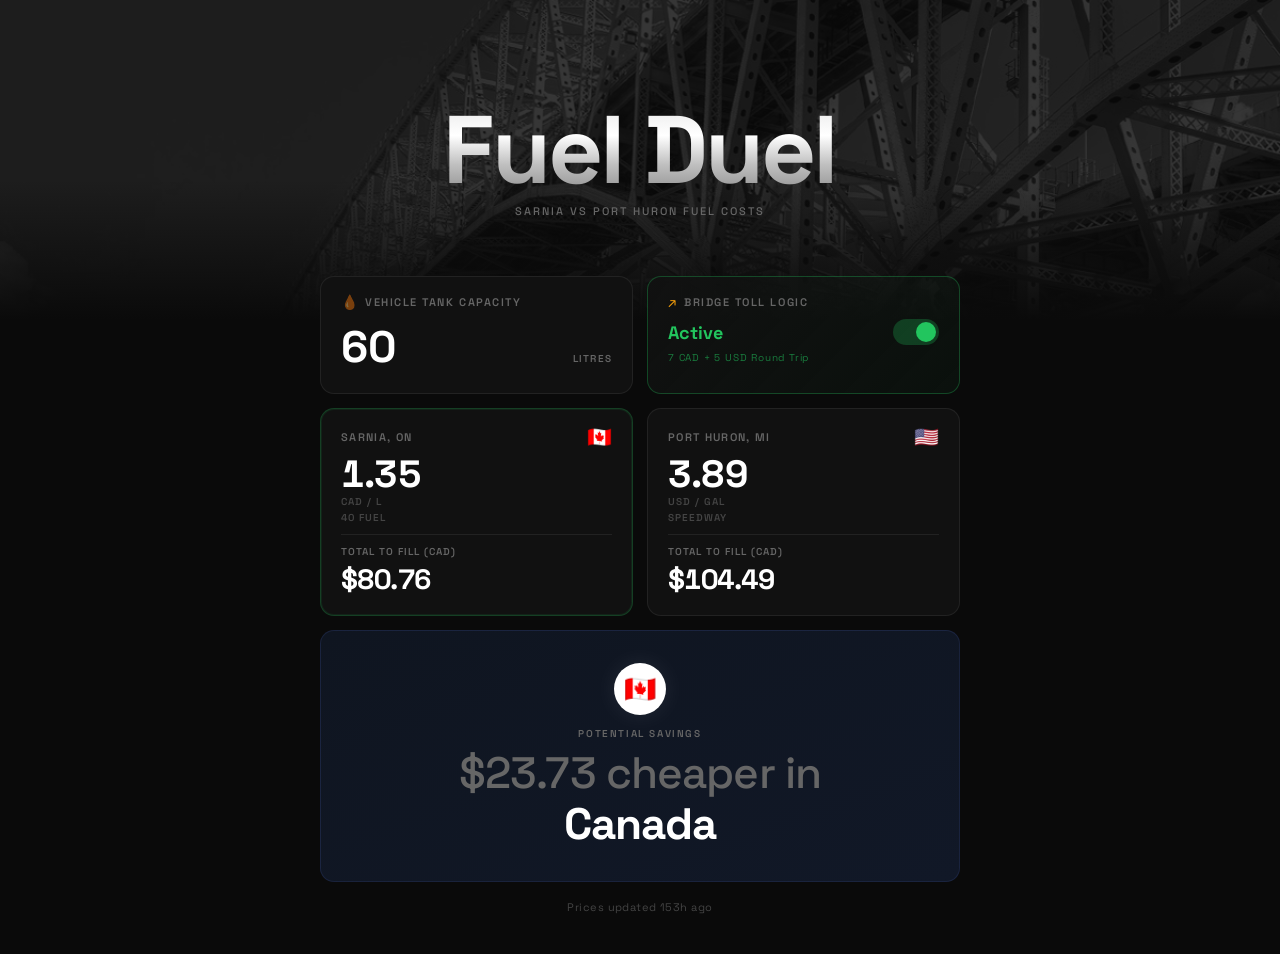
<file: index.html>
<!DOCTYPE html>
<html lang="en">
<head>
  <meta charset="UTF-8">
  <meta name="viewport" content="width=device-width, initial-scale=1.0">
  <meta name="theme-color" content="#0a0a0a">
  <title>Fuel Duel — Sarnia vs Port Huron</title>
  <link rel="preconnect" href="https://fonts.googleapis.com">
  <link rel="preconnect" href="https://fonts.gstatic.com" crossorigin>
  <link href="https://fonts.googleapis.com/css2?family=Space+Grotesk:wght@400;500;700;800&display=swap" rel="stylesheet">
  <link rel="stylesheet" href="css/style.css">
</head>
<body>

  <!-- ─── HERO ─────────────────────────────────────────── -->
  <header class="hero">
    <div class="bridge-bg" aria-hidden="true"></div>
    <div class="hero-content">
      <h1>Fuel Duel</h1>
      <p class="tagline">Sarnia vs Port Huron Fuel Costs</p>
    </div>
  </header>

  <!-- ─── MAIN ─────────────────────────────────────────── -->
  <main>

    <!-- Inputs row -->
    <div class="inputs-row">

      <!-- Tank capacity -->
      <div class="card input-card">
        <div class="card-header">
          <span class="card-icon tank-icon">&#x1F4A7;</span>
          <span class="card-label">Vehicle Tank Capacity</span>
        </div>
        <div class="input-wrapper">
          <input
            type="text"
            id="tank"
            inputmode="decimal"
            pattern="[0-9]*\.?[0-9]*"
            value="60"
            autocomplete="off"
            aria-label="Tank capacity in litres"
          >
          <span class="input-unit">Litres</span>
        </div>
      </div>

      <!-- Bridge toll toggle -->
      <div class="card input-card toll-card" id="toll-card">
        <div class="card-header">
          <span class="card-icon toll-icon">&#x2197;</span>
          <span class="card-label">Bridge Toll Logic</span>
        </div>
        <label class="toggle-row" for="toll-toggle" aria-label="Include bridge toll in calculation">
          <span class="toll-status" id="toll-status">Active</span>
          <span class="toggle-track">
            <input type="checkbox" id="toll-toggle" checked>
            <span class="toggle-thumb" aria-hidden="true"></span>
          </span>
        </label>
        <p class="toll-detail" id="toll-detail">7 CAD + 5 USD Round Trip</p>
      </div>

    </div>

    <!-- Price cards -->
    <div class="prices-row">

      <div class="card price-card" id="sarnia-card">
        <div class="price-header">
          <span class="price-city">Sarnia, ON</span>
          <span class="flag" aria-label="Canada">&#x1F1E8;&#x1F1E6;</span>
        </div>
        <div class="price-number" id="sarnia-price">--</div>
        <div class="price-unit">CAD / L</div>
        <div class="price-station" id="sarnia-station">--</div>
        <div class="price-divider"></div>
        <div class="price-total-label">Total to Fill (CAD)</div>
        <div class="price-total" id="sarnia-total">--</div>
      </div>

      <div class="card price-card" id="ph-card">
        <div class="price-header">
          <span class="price-city">Port Huron, MI</span>
          <span class="flag" aria-label="United States">&#x1F1FA;&#x1F1F8;</span>
        </div>
        <div class="price-number" id="ph-price">--</div>
        <div class="price-unit">USD / GAL</div>
        <div class="price-station" id="ph-station">--</div>
        <div class="price-divider"></div>
        <div class="price-total-label">Total to Fill (CAD)</div>
        <div class="price-total" id="ph-total">--</div>
      </div>

    </div>

    <!-- Verdict -->
    <div class="card verdict-card" id="verdict-card">
      <div class="verdict-icon" id="verdict-icon" aria-hidden="true">&#x1F341;</div>
      <div class="verdict-label">Potential Savings</div>
      <div class="verdict-amount" id="verdict-amount">Calculating&hellip;</div>
    </div>

    <!-- Footer meta -->
    <footer class="page-footer">
      <span id="last-updated">Loading prices&hellip;</span>
    </footer>

  </main>

  <!-- Error banner (hidden unless needed) -->
  <div class="error-banner" id="error-banner" role="alert" hidden>
    <span id="error-msg">Price data unavailable. Check back soon.</span>
  </div>

  <script src="js/app.js"></script>
</body>
</html>
</file>
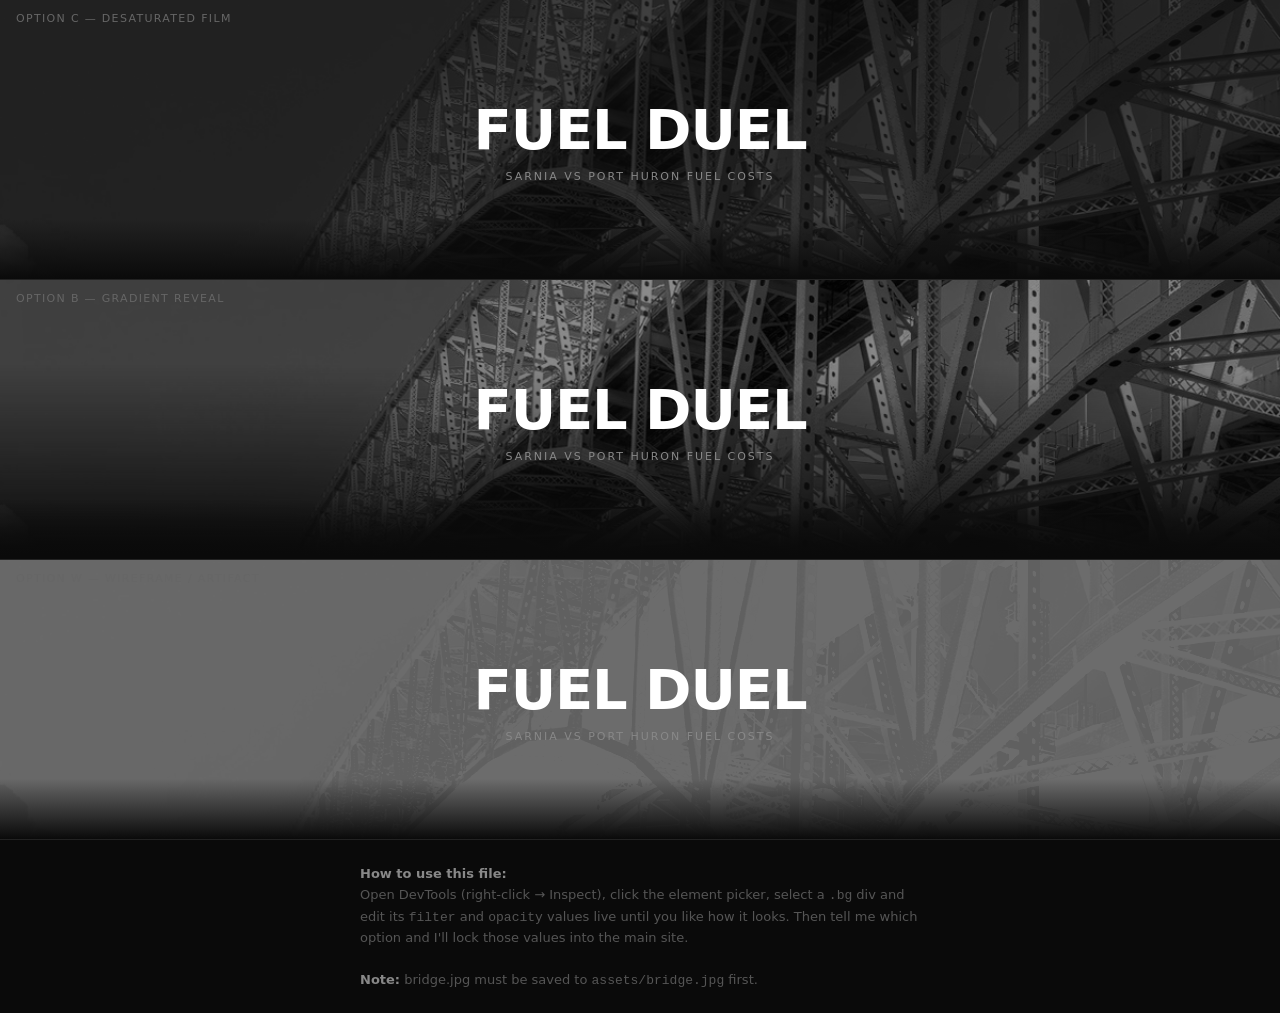
<file: test-bridge.html>
<!DOCTYPE html>
<html lang="en">
<head>
<meta charset="UTF-8">
<meta name="viewport" content="width=device-width, initial-scale=1.0">
<title>Bridge Image Test</title>
<style>
  * { margin: 0; padding: 0; box-sizing: border-box; }

  body {
    background: #0a0a0a;
    color: white;
    font-family: system-ui, sans-serif;
    min-height: 100vh;
  }

  /* ─── OPTION C — Desaturated Film ───
     Greyscale + low opacity, feels like film negative.
     Try this one first. */
  .option {
    position: relative;
    height: 280px;
    display: flex;
    flex-direction: column;
    align-items: center;
    justify-content: center;
    overflow: hidden;
    border-bottom: 1px solid #222;
  }

  .option-label {
    position: absolute;
    top: 12px;
    left: 16px;
    font-size: 11px;
    letter-spacing: 0.12em;
    text-transform: uppercase;
    color: #666;
    z-index: 2;
  }

  .option h1 {
    font-size: 56px;
    font-weight: 800;
    letter-spacing: -0.02em;
    text-transform: uppercase;
    position: relative;
    z-index: 2;
  }

  .option p {
    font-size: 11px;
    letter-spacing: 0.18em;
    text-transform: uppercase;
    color: #888;
    margin-top: 8px;
    position: relative;
    z-index: 2;
  }

  .bg {
    position: absolute;
    inset: 0;
    background-image: url('assets/bridge.jpg');
    background-size: cover;
    background-position: center 40%;
  }

  /* ── Option C: Desaturated Film ── */
  #c .bg {
    filter: grayscale(100%);
    opacity: 0.22;
  }

  /* ── Option B: Gradient Reveal ── */
  #b .bg {
    filter: grayscale(100%) brightness(0.6);
    opacity: 0.9;
    mask-image: linear-gradient(to bottom, black 0%, black 30%, transparent 100%);
    -webkit-mask-image: linear-gradient(to bottom, black 0%, black 30%, transparent 100%);
  }

  /* ── Option W: Wireframe / Artifact ──
     Inverts and crushes contrast so only structural lines glow.
     This is the "Linear artifact" approach. */
  #w .bg {
    filter: grayscale(100%) contrast(400%) brightness(12%) invert(100%);
    opacity: 0.4;
    mix-blend-mode: screen;
  }

  /* Bottom fade (applies to all) */
  .option::after {
    content: '';
    position: absolute;
    bottom: 0;
    left: 0;
    right: 0;
    height: 60px;
    background: linear-gradient(to bottom, transparent, #0a0a0a);
    z-index: 1;
  }

  .instructions {
    padding: 24px 20px;
    color: #555;
    font-size: 13px;
    line-height: 1.6;
    max-width: 600px;
    margin: 0 auto;
  }

  .instructions strong { color: #888; }
</style>
</head>
<body>

<div class="option" id="c">
  <span class="option-label">Option C — Desaturated Film</span>
  <div class="bg"></div>
  <h1>Fuel Duel</h1>
  <p>Sarnia vs Port Huron Fuel Costs</p>
</div>

<div class="option" id="b">
  <span class="option-label">Option B — Gradient Reveal</span>
  <div class="bg"></div>
  <h1>Fuel Duel</h1>
  <p>Sarnia vs Port Huron Fuel Costs</p>
</div>

<div class="option" id="w">
  <span class="option-label">Option W — Wireframe / Artifact</span>
  <div class="bg"></div>
  <h1>Fuel Duel</h1>
  <p>Sarnia vs Port Huron Fuel Costs</p>
</div>

<div class="instructions">
  <strong>How to use this file:</strong><br>
  Open DevTools (right-click → Inspect), click the element picker,
  select a <code>.bg</code> div and edit its <code>filter</code> and <code>opacity</code>
  values live until you like how it looks. Then tell me which option and I'll lock
  those values into the main site.<br><br>
  <strong>Note:</strong> bridge.jpg must be saved to <code>assets/bridge.jpg</code> first.
</div>

</body>
</html>
</file>
<file: css/style.css>
/* ══════════════════════════════════════════════
   FUEL DUEL — Dark Theme, Mobile-First
   ══════════════════════════════════════════════ */

/* ─── Reset & Base ──────────────────────────── */
*, *::before, *::after {
  box-sizing: border-box;
  margin: 0;
  padding: 0;
}

:root {
  --bg:          #0a0a0a;
  --card-bg:     #111111;
  --border:      rgba(255,255,255,0.07);
  --text:        #ffffff;
  --muted:       #666666;
  --label:       #444444;
  --green:       #22c55e;
  --green-dim:   rgba(34,197,94,0.12);
  --gold:        #f59e0b;
  --blue:        #3b82f6;
  --radius:      14px;
  --gap:         10px;
  --pad-x:       16px;
  --pad-y:       14px;
  font-size: 16px;
}

html, body {
  background: var(--bg);
  color: var(--text);
  font-family: 'Space Grotesk', system-ui, -apple-system, sans-serif;
  min-height: 100vh;
  -webkit-font-smoothing: antialiased;
}

/* ─── Hero ──────────────────────────────────── */
.hero {
  position: relative;
  height: 260px;
  display: flex;
  align-items: center;
  justify-content: center;
  overflow: hidden;
  text-align: center;
}

/* Bridge image — Desaturated Film style. */
.bridge-bg {
  position: absolute;
  inset: 0;
  background-image: url('../assets/bridge.jpg');
  background-size: cover;
  background-position: center 40%;
  filter: grayscale(100%);
  opacity: 0.18;
}

/* Gradient fade at bottom so image doesn't bleed into cards */
.hero::after {
  content: '';
  position: absolute;
  bottom: 0;
  left: 0;
  right: 0;
  height: 140px;
  background: linear-gradient(to bottom, transparent, var(--bg));
  pointer-events: none;
}

.hero-content {
  position: relative;
  z-index: 1;
}

.hero h1 {
  font-size: clamp(52px, 16vw, 96px);
  font-weight: 800;
  letter-spacing: -0.03em;
  line-height: 1;
  /* Metallic chrome gradient matching the design mockup */
  background: linear-gradient(180deg,
    #e8e8e8 0%,
    #ffffff 35%,
    #c0c0c0 65%,
    #8a8a8a 100%
  );
  -webkit-background-clip: text;
  -webkit-text-fill-color: transparent;
  background-clip: text;
}

.tagline {
  font-size: 11px;
  font-weight: 500;
  letter-spacing: 0.18em;
  text-transform: uppercase;
  color: var(--muted);
  margin-top: 6px;
}

/* ─── Main Layout ───────────────────────────── */
main {
  padding: 12px var(--pad-x) 24px;
  max-width: 680px;
  margin: -60px auto 0;
  position: relative;
  display: flex;
  flex-direction: column;
  gap: var(--gap);
}

/* ─── Cards ─────────────────────────────────── */
.card {
  background: var(--card-bg);
  border: 1px solid var(--border);
  border-radius: var(--radius);
  padding: var(--pad-y) var(--pad-x);
}

.card-header {
  display: flex;
  align-items: center;
  gap: 7px;
  margin-bottom: 10px;
}

.card-label {
  font-size: 10px;
  font-weight: 600;
  letter-spacing: 0.14em;
  text-transform: uppercase;
  color: var(--muted);
}

.card-icon {
  font-size: 14px;
  line-height: 1;
}

.tank-icon { filter: hue-rotate(180deg) saturate(3) brightness(0.5) sepia(0.2); }
.toll-icon { color: var(--gold); }

/* ─── Inputs Row ────────────────────────────── */
.inputs-row {
  display: grid;
  grid-template-columns: 1fr 1fr;
  gap: var(--gap);
}

/* Tank input */
.input-wrapper {
  display: flex;
  align-items: baseline;
  gap: 8px;
}

#tank {
  background: transparent;
  border: none;
  outline: none;
  color: var(--text);
  font-family: inherit;
  font-size: clamp(32px, 8vw, 44px);
  font-weight: 700;
  line-height: 1;
  width: 100%;
  min-width: 0;
  caret-color: var(--green);
  /* Remove number input spinners */
  -moz-appearance: textfield;
}

#tank::-webkit-inner-spin-button,
#tank::-webkit-outer-spin-button {
  -webkit-appearance: none;
}

#tank:focus {
  color: var(--text);
}


.input-unit {
  font-size: 10px;
  font-weight: 600;
  letter-spacing: 0.12em;
  text-transform: uppercase;
  color: var(--muted);
  flex-shrink: 0;
}

/* Toll card */
.toll-card {
  transition: border-color 0.2s;
}

.toll-card.active {
  border-color: rgba(34,197,94,0.3);
  background: linear-gradient(135deg, #111111 0%, rgba(34,197,94,0.04) 100%);
}

.toggle-row {
  display: flex;
  align-items: center;
  justify-content: space-between;
  cursor: pointer;
  user-select: none;
  gap: 8px;
}

.toll-status {
  font-size: 18px;
  font-weight: 700;
  color: var(--green);
  transition: color 0.2s;
}

.toll-card:not(.active) .toll-status {
  color: var(--muted);
}

/* Toggle switch */
.toggle-track {
  position: relative;
  display: inline-block;
  width: 46px;
  height: 26px;
  flex-shrink: 0;
}

.toggle-track input {
  opacity: 0;
  width: 0;
  height: 0;
  position: absolute;
}

.toggle-thumb {
  position: absolute;
  inset: 0;
  background: #2a2a2a;
  border-radius: 26px;
  transition: background 0.2s;
  cursor: pointer;
}

.toggle-thumb::before {
  content: '';
  position: absolute;
  width: 20px;
  height: 20px;
  left: 3px;
  top: 3px;
  background: var(--muted);
  border-radius: 50%;
  transition: transform 0.2s, background 0.2s;
}

.toggle-track input:checked + .toggle-thumb {
  background: rgba(34,197,94,0.25);
}

.toggle-track input:checked + .toggle-thumb::before {
  transform: translateX(20px);
  background: var(--green);
}

.toll-detail {
  font-size: 10px;
  letter-spacing: 0.08em;
  color: var(--muted);
  margin-top: 6px;
}

.toll-card.active .toll-detail {
  color: rgba(34,197,94,0.6);
}

/* ─── Price Cards ───────────────────────────── */
.prices-row {
  display: grid;
  grid-template-columns: 1fr 1fr;
  gap: var(--gap);
}

.price-card {
  transition: border-color 0.3s, box-shadow 0.3s;
}

.price-card.winner {
  border-color: rgba(34,197,94,0.25);
  box-shadow: 0 0 0 1px rgba(34,197,94,0.1) inset;
}

.price-header {
  display: flex;
  align-items: center;
  justify-content: space-between;
  margin-bottom: 8px;
}

.price-city {
  font-size: 10px;
  font-weight: 600;
  letter-spacing: 0.12em;
  text-transform: uppercase;
  color: var(--muted);
}

.flag {
  font-size: 20px;
  line-height: 1;
}

.price-number {
  font-size: clamp(28px, 7vw, 38px);
  font-weight: 700;
  line-height: 1;
  font-variant-numeric: tabular-nums;
  letter-spacing: -0.02em;
}

.price-unit {
  font-size: 9px;
  font-weight: 600;
  letter-spacing: 0.1em;
  text-transform: uppercase;
  color: var(--label);
  margin-top: 2px;
}

.price-station {
  font-size: 9px;
  font-weight: 600;
  letter-spacing: 0.1em;
  text-transform: uppercase;
  color: var(--label);
  margin-top: 3px;
}

.price-divider {
  height: 1px;
  background: var(--border);
  margin: 10px 0;
}

.price-total-label {
  font-size: 9px;
  font-weight: 600;
  letter-spacing: 0.1em;
  text-transform: uppercase;
  color: var(--muted);
  margin-bottom: 3px;
}

.price-total {
  font-size: clamp(20px, 5.5vw, 28px);
  font-weight: 700;
  font-variant-numeric: tabular-nums;
  letter-spacing: -0.02em;
}

/* ─── Verdict Card ──────────────────────────── */
.verdict-card {
  text-align: center;
  padding: 24px var(--pad-x);
  border-color: rgba(255,255,255,0.05);
  /* Subtle blue-navy gradient like the mockup */
  background: linear-gradient(160deg, #0f1520 0%, #111827 100%);
  border-color: rgba(99,130,255,0.12);
}

.verdict-icon {
  width: 52px;
  height: 52px;
  border-radius: 50%;
  background: #ffffff;
  display: flex;
  align-items: center;
  justify-content: center;
  font-size: 26px;
  margin: 0 auto 12px;
  line-height: 1;
  box-shadow: 0 0 24px rgba(255,255,255,0.08);
}

.verdict-label {
  font-size: 10px;
  font-weight: 600;
  letter-spacing: 0.16em;
  text-transform: uppercase;
  color: var(--muted);
  margin-bottom: 8px;
}

.verdict-amount {
  font-size: clamp(28px, 8vw, 44px);
  font-weight: 800;
  line-height: 1.15;
  letter-spacing: -0.02em;
}

.verdict-amount .savings-muted {
  color: var(--muted);
  font-weight: 500;
}

.verdict-amount .savings-winner {
  color: var(--text);
  font-weight: 800;
}

/* ─── Footer ────────────────────────────────── */
.page-footer {
  text-align: center;
  font-size: 11px;
  color: var(--label);
  padding-top: 4px;
  letter-spacing: 0.04em;
}

/* ─── Error Banner ──────────────────────────── */
.error-banner {
  position: fixed;
  bottom: 16px;
  left: 50%;
  transform: translateX(-50%);
  background: #1a0a0a;
  border: 1px solid rgba(239,68,68,0.3);
  border-radius: 8px;
  padding: 10px 16px;
  font-size: 13px;
  color: #ef4444;
  z-index: 99;
  white-space: nowrap;
}

/* ─── Desktop ───────────────────────────────── */
@media (min-width: 640px) {
  :root {
    --gap:   14px;
    --pad-x: 20px;
    --pad-y: 18px;
  }

  .hero {
    height: 320px;
  }

  main {
    padding: 16px var(--pad-x) 40px;
  }

  .inputs-row,
  .prices-row {
    gap: var(--gap);
  }

  .card-label {
    font-size: 11px;
  }

  .price-city {
    font-size: 11px;
  }

  .price-unit,
  .price-station,
  .price-total-label {
    font-size: 10px;
  }

  .verdict-card {
    padding: 32px var(--pad-x);
  }
}
</file>
